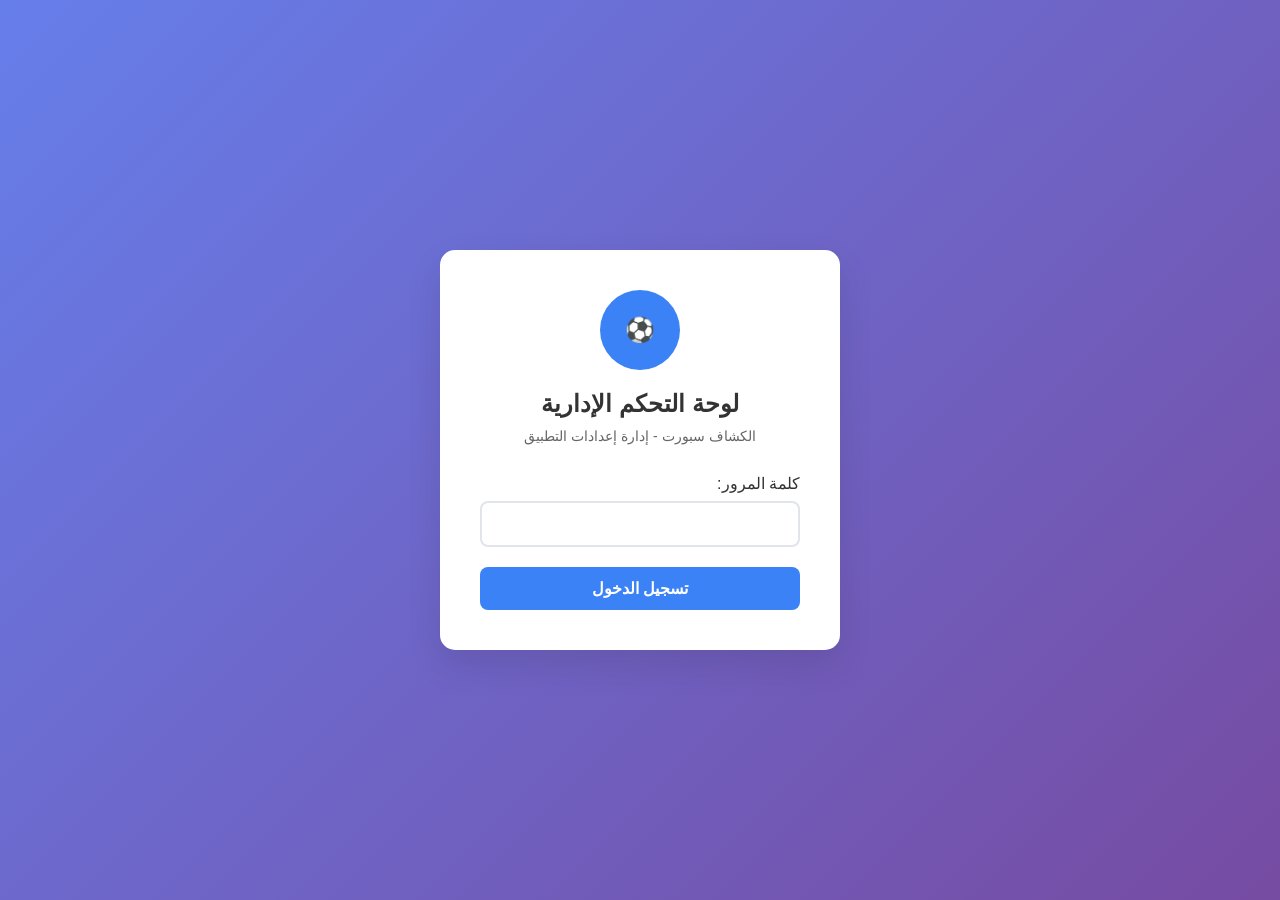
<file: admin-dashboard.html>
<!DOCTYPE html>
<html lang="ar" dir="rtl">
<head>
    <meta charset="UTF-8">
    <meta name="viewport" content="width=device-width, initial-scale=1.0">
    <title>لوحة التحكم الإدارية - الكشاف سبورت</title>
    <style>
        * {
            margin: 0;
            padding: 0;
            box-sizing: border-box;
        }
        
        body {
            font-family: 'Segoe UI', Tahoma, Geneva, Verdana, sans-serif;
            background: #f8fafc;
            direction: rtl;
            min-height: 100vh;
        }
        
        .header {
            background: linear-gradient(135deg, #3b82f6, #1d4ed8);
            color: white;
            padding: 20px;
            display: flex;
            justify-content: space-between;
            align-items: center;
            box-shadow: 0 2px 10px rgba(0,0,0,0.1);
        }
        
        .header h1 {
            display: flex;
            align-items: center;
            gap: 10px;
        }
        
        .logout-btn {
            background: rgba(255,255,255,0.2);
            color: white;
            border: none;
            padding: 10px 20px;
            border-radius: 8px;
            cursor: pointer;
            transition: background-color 0.3s;
        }
        
        .logout-btn:hover {
            background: rgba(255,255,255,0.3);
        }
        
        .container {
            max-width: 1200px;
            margin: 0 auto;
            padding: 30px 20px;
        }
        
        .tabs {
            display: flex;
            gap: 10px;
            margin-bottom: 30px;
        }
        
        .tab {
            padding: 12px 24px;
            background: white;
            border: 2px solid #e5e7eb;
            border-radius: 8px;
            cursor: pointer;
            transition: all 0.3s;
            font-weight: 500;
        }
        
        .tab.active {
            background: #3b82f6;
            color: white;
            border-color: #3b82f6;
        }
        
        .tab-content {
            display: none;
        }
        
        .tab-content.active {
            display: block;
        }
        
        .card {
            background: white;
            border-radius: 12px;
            padding: 25px;
            box-shadow: 0 4px 6px rgba(0,0,0,0.05);
            margin-bottom: 20px;
        }
        
        .card h2 {
            color: #1f2937;
            margin-bottom: 20px;
            display: flex;
            align-items: center;
            gap: 10px;
        }
        
        .iban-list {
            display: grid;
            gap: 15px;
        }
        
        .iban-item {
            border: 2px solid #e5e7eb;
            border-radius: 10px;
            padding: 20px;
            position: relative;
            transition: border-color 0.3s;
        }
        
        .iban-item:hover {
            border-color: #3b82f6;
        }
        
        .iban-header {
            display: flex;
            justify-content: space-between;
            align-items: center;
            margin-bottom: 15px;
        }
        
        .bank-name {
            font-size: 18px;
            font-weight: 600;
            color: #1f2937;
            display: flex;
            align-items: center;
            gap: 10px;
        }
        
        .delete-btn {
            background: #dc2626;
            color: white;
            border: none;
            padding: 8px 12px;
            border-radius: 6px;
            cursor: pointer;
            font-size: 12px;
            transition: background-color 0.3s;
        }
        
        .delete-btn:hover {
            background: #b91c1c;
        }
        
        .iban-details {
            display: grid;
            grid-template-columns: 1fr 1fr;
            gap: 15px;
        }
        
        .detail-item {
            display: flex;
            flex-direction: column;
            gap: 5px;
        }
        
        .detail-label {
            font-size: 12px;
            color: #6b7280;
            font-weight: 500;
        }
        
        .detail-value {
            font-size: 14px;
            color: #1f2937;
            font-weight: 600;
            font-family: monospace;
        }
        
        .add-iban-btn {
            background: #3b82f6;
            color: white;
            border: none;
            padding: 12px 24px;
            border-radius: 8px;
            cursor: pointer;
            font-size: 16px;
            font-weight: 600;
            margin-bottom: 20px;
            transition: background-color 0.3s;
        }
        
        .add-iban-btn:hover {
            background: #2563eb;
        }
        
        .form-overlay {
            position: fixed;
            top: 0;
            left: 0;
            right: 0;
            bottom: 0;
            background: rgba(0,0,0,0.5);
            display: none;
            align-items: center;
            justify-content: center;
            z-index: 1000;
        }
        
        .form-modal {
            background: white;
            padding: 30px;
            border-radius: 15px;
            width: 90%;
            max-width: 500px;
            max-height: 90vh;
            overflow-y: auto;
        }
        
        .form-group {
            margin-bottom: 20px;
        }
        
        .form-group label {
            display: block;
            margin-bottom: 8px;
            color: #374151;
            font-weight: 500;
        }
        
        .form-group input {
            width: 100%;
            padding: 12px 15px;
            border: 2px solid #e5e7eb;
            border-radius: 8px;
            font-size: 16px;
            transition: border-color 0.3s;
        }
        
        .form-group input:focus {
            outline: none;
            border-color: #3b82f6;
        }
        
        .form-actions {
            display: flex;
            gap: 10px;
            justify-content: flex-end;
        }
        
        .btn {
            padding: 12px 24px;
            border: none;
            border-radius: 8px;
            cursor: pointer;
            font-size: 16px;
            font-weight: 600;
            transition: all 0.3s;
        }
        
        .btn-primary {
            background: #16a34a;
            color: white;
        }
        
        .btn-primary:hover {
            background: #15803d;
        }
        
        .btn-secondary {
            background: #6b7280;
            color: white;
        }
        
        .btn-secondary:hover {
            background: #4b5563;
        }
        
        .empty-state {
            text-align: center;
            padding: 40px;
            color: #6b7280;
        }
        
        .empty-state svg {
            width: 64px;
            height: 64px;
            margin: 0 auto 20px;
            opacity: 0.5;
        }
        
        @media (max-width: 768px) {
            .iban-details {
                grid-template-columns: 1fr;
            }
            
            .tabs {
                flex-direction: column;
            }
        }
    </style>
</head>
<body>
    <div class="header">
        <h1>
            🛡️ لوحة التحكم الإدارية
            <span style="font-size: 14px; opacity: 0.8;">إدارة إعدادات التطبيق</span>
        </h1>
        <button class="logout-btn" onclick="logout()">تسجيل خروج</button>
    </div>

    <div class="container">
        <div class="tabs">
            <div class="tab active" onclick="switchTab('iban')">إدارة الآيبان البنكي</div>
            <div class="tab" onclick="switchTab('settings')">الإعدادات العامة</div>
        </div>

        <!-- تبويب إدارة الآيبان -->
        <div id="iban-tab" class="tab-content active">
            <div class="card">
                <h2>🏦 الآيبانات البنكية</h2>
                
                <button class="add-iban-btn" onclick="showAddIbanForm()">
                    ➕ إضافة آيبان جديد
                </button>
                
                <div id="iban-list" class="iban-list">
                    <!-- سيتم ملء الآيبانات هنا بواسطة JavaScript -->
                </div>
            </div>
        </div>

        <!-- تبويب الإعدادات -->
        <div id="settings-tab" class="tab-content">
            <div class="card">
                <h2>⚙️ الإعدادات العامة</h2>
                <p>إعدادات النظام والتطبيق</p>
            </div>
        </div>
    </div>

    <!-- نموذج إضافة آيبان -->
    <div id="add-iban-overlay" class="form-overlay">
        <div class="form-modal">
            <h3 style="margin-bottom: 20px; color: #1f2937;">إضافة آيبان جديد</h3>
            <p style="margin-bottom: 20px; color: #6b7280; font-size: 14px;">أدخل تفاصيل الحساب البنكي الجديد</p>
            
            <form id="add-iban-form">
                <div class="form-group">
                    <label>رقم الآيبان</label>
                    <input type="text" id="iban" name="iban" placeholder="SA0380000000608010167519" required>
                </div>
                
                <div class="form-group">
                    <label>اسم البنك</label>
                    <input type="text" id="bankName" name="bankName" placeholder="البنك الأهلي السعودي" required>
                </div>
                
                <div class="form-group">
                    <label>اسم صاحب الحساب</label>
                    <input type="text" id="accountName" name="accountName" placeholder="شركة الكشاف سبورت" required>
                </div>
                
                <div class="form-group">
                    <label>رقم الحساب</label>
                    <input type="text" id="accountNumber" name="accountNumber" placeholder="608010167519" required>
                </div>
                
                <div class="form-actions">
                    <button type="button" class="btn btn-secondary" onclick="hideAddIbanForm()">إلغاء</button>
                    <button type="submit" class="btn btn-primary">حفظ</button>
                </div>
            </form>
        </div>
    </div>

    <script>
        // التحقق من المصادقة
        function checkAuth() {
            const isAuthenticated = localStorage.getItem('admin_authenticated') === 'true';
            const loginTime = localStorage.getItem('admin_login_time');
            
            if (!isAuthenticated || !loginTime) {
                window.location.href = 'admin-login.html';
                return false;
            }
            
            const timeDiff = (Date.now() - parseInt(loginTime)) / (1000 * 60 * 60);
            if (timeDiff >= 24) {
                localStorage.removeItem('admin_authenticated');
                localStorage.removeItem('admin_login_time');
                window.location.href = 'admin-login.html';
                return false;
            }
            
            return true;
        }

        // تسجيل الخروج
        function logout() {
            localStorage.removeItem('admin_authenticated');
            localStorage.removeItem('admin_login_time');
            window.location.href = 'admin-login.html';
        }

        // تبديل التبويبات
        function switchTab(tabName) {
            // إخفاء جميع التبويبات
            document.querySelectorAll('.tab-content').forEach(tab => {
                tab.classList.remove('active');
            });
            document.querySelectorAll('.tab').forEach(tab => {
                tab.classList.remove('active');
            });
            
            // إظهار التبويب المحدد
            document.getElementById(tabName + '-tab').classList.add('active');
            event.target.classList.add('active');
        }

        // إدارة الآيبانات
        function loadIbans() {
            const ibans = JSON.parse(localStorage.getItem('admin_ibans') || '[]');
            const ibanList = document.getElementById('iban-list');
            
            if (ibans.length === 0) {
                ibanList.innerHTML = `
                    <div class="empty-state">
                        <svg fill="none" stroke="currentColor" viewBox="0 0 24 24">
                            <path stroke-linecap="round" stroke-linejoin="round" stroke-width="2" d="M3 10h18M7 15h1m4 0h1m-7 4h12a3 3 0 003-3V8a3 3 0 00-3-3H6a3 3 0 00-3 3v8a3 3 0 003 3z"></path>
                        </svg>
                        <h3>لا توجد آيبانات مسجلة</h3>
                        <p>قم بإضافة آيبان جديد للبدء</p>
                    </div>
                `;
                return;
            }
            
            ibanList.innerHTML = ibans.map(iban => `
                <div class="iban-item">
                    <div class="iban-header">
                        <div class="bank-name">
                            🏦 ${iban.bankName}
                        </div>
                        <button class="delete-btn" onclick="deleteIban(${iban.id})">🗑️ حذف</button>
                    </div>
                    <div class="iban-details">
                        <div class="detail-item">
                            <div class="detail-label">الآيبان</div>
                            <div class="detail-value">${iban.iban}</div>
                        </div>
                        <div class="detail-item">
                            <div class="detail-label">صاحب الحساب</div>
                            <div class="detail-value">${iban.accountName}</div>
                        </div>
                        <div class="detail-item">
                            <div class="detail-label">رقم الحساب</div>
                            <div class="detail-value">${iban.accountNumber}</div>
                        </div>
                    </div>
                </div>
            `).join('');
        }

        function showAddIbanForm() {
            document.getElementById('add-iban-overlay').style.display = 'flex';
        }

        function hideAddIbanForm() {
            document.getElementById('add-iban-overlay').style.display = 'none';
            document.getElementById('add-iban-form').reset();
        }

        function addIban(ibanData) {
            const ibans = JSON.parse(localStorage.getItem('admin_ibans') || '[]');
            const newIban = {
                id: Date.now(),
                ...ibanData
            };
            ibans.push(newIban);
            localStorage.setItem('admin_ibans', JSON.stringify(ibans));
            loadIbans();
            hideAddIbanForm();
        }

        function deleteIban(id) {
            if (confirm('هل أنت متأكد من حذف هذا الآيبان؟')) {
                const ibans = JSON.parse(localStorage.getItem('admin_ibans') || '[]');
                const filteredIbans = ibans.filter(iban => iban.id !== id);
                localStorage.setItem('admin_ibans', JSON.stringify(filteredIbans));
                loadIbans();
            }
        }

        // معالج نموذج إضافة الآيبان
        document.getElementById('add-iban-form').addEventListener('submit', function(e) {
            e.preventDefault();
            
            const formData = new FormData(e.target);
            const ibanData = {
                iban: formData.get('iban'),
                bankName: formData.get('bankName'),
                accountName: formData.get('accountName'),
                accountNumber: formData.get('accountNumber')
            };
            
            addIban(ibanData);
        });

        // إغلاق النموذج عند النقر خارجه
        document.getElementById('add-iban-overlay').addEventListener('click', function(e) {
            if (e.target === this) {
                hideAddIbanForm();
            }
        });

        // تحميل البيانات عند تحميل الصفحة
        window.addEventListener('load', function() {
            if (checkAuth()) {
                loadIbans();
                
                // إضافة آيبان افتراضي إذا لم يكن موجود
                const ibans = JSON.parse(localStorage.getItem('admin_ibans') || '[]');
                if (ibans.length === 0) {
                    const defaultIban = {
                        id: 1,
                        iban: 'SA0380000000608010167519',
                        bankName: 'البنك الأهلي السعودي',
                        accountName: 'شركة الكشاف سبورت',
                        accountNumber: '608010167519'
                    };
                    localStorage.setItem('admin_ibans', JSON.stringify([defaultIban]));
                    loadIbans();
                }
            }
        });
    </script>
</body>
</html>
</file>
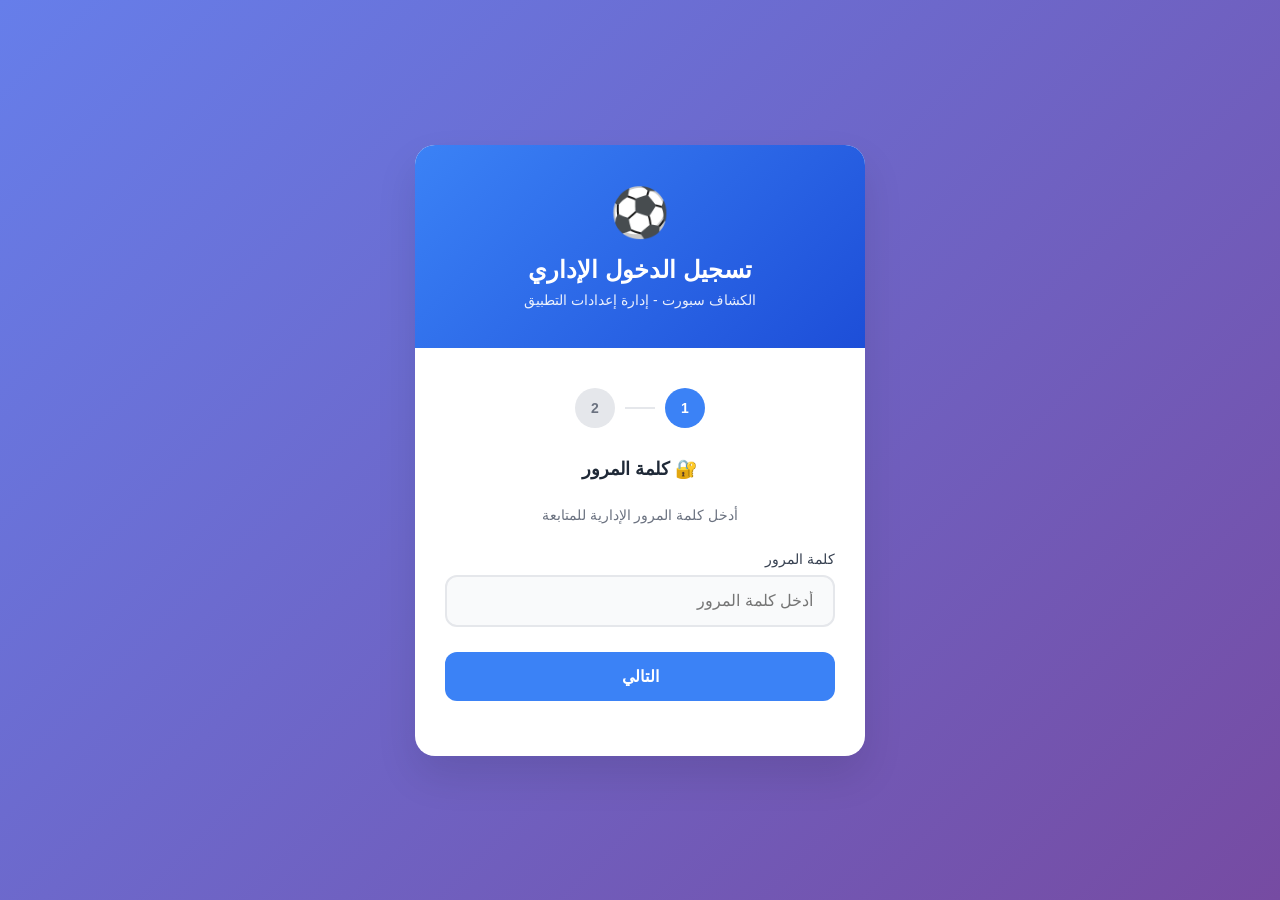
<file: admin-login-2fa.html>
<!DOCTYPE html>
<html lang="ar" dir="rtl">
<head>
    <meta charset="UTF-8">
    <meta name="viewport" content="width=device-width, initial-scale=1.0">
    <title>تسجيل الدخول الإداري - الكشاف سبورت</title>
    <style>
        * {
            margin: 0;
            padding: 0;
            box-sizing: border-box;
        }
        
        body {
            font-family: 'Segoe UI', Tahoma, Geneva, Verdana, sans-serif;
            background: linear-gradient(135deg, #667eea 0%, #764ba2 100%);
            min-height: 100vh;
            display: flex;
            align-items: center;
            justify-content: center;
            direction: rtl;
        }
        
        .login-container {
            background: white;
            border-radius: 20px;
            box-shadow: 0 20px 40px rgba(0,0,0,0.1);
            overflow: hidden;
            width: 100%;
            max-width: 450px;
            margin: 20px;
        }
        
        .login-header {
            background: linear-gradient(135deg, #3b82f6, #1d4ed8);
            color: white;
            padding: 40px 30px;
            text-align: center;
        }
        
        .logo {
            font-size: 48px;
            margin-bottom: 15px;
        }
        
        .login-header h1 {
            font-size: 24px;
            margin-bottom: 8px;
            font-weight: 600;
        }
        
        .login-header p {
            opacity: 0.9;
            font-size: 14px;
        }
        
        .login-form {
            padding: 40px 30px;
        }
        
        .step-indicator {
            display: flex;
            justify-content: center;
            margin-bottom: 30px;
            gap: 10px;
        }
        
        .step {
            width: 40px;
            height: 40px;
            border-radius: 50%;
            display: flex;
            align-items: center;
            justify-content: center;
            font-weight: 600;
            font-size: 14px;
            transition: all 0.3s;
        }
        
        .step.active {
            background: #3b82f6;
            color: white;
        }
        
        .step.completed {
            background: #10b981;
            color: white;
        }
        
        .step.inactive {
            background: #e5e7eb;
            color: #6b7280;
        }
        
        .step-connector {
            width: 30px;
            height: 2px;
            background: #e5e7eb;
            margin-top: 19px;
        }
        
        .step-connector.active {
            background: #10b981;
        }
        
        .form-step {
            display: none;
        }
        
        .form-step.active {
            display: block;
        }
        
        .form-group {
            margin-bottom: 25px;
        }
        
        .form-group label {
            display: block;
            margin-bottom: 8px;
            color: #374151;
            font-weight: 500;
            font-size: 14px;
        }
        
        .form-group input {
            width: 100%;
            padding: 15px 20px;
            border: 2px solid #e5e7eb;
            border-radius: 12px;
            font-size: 16px;
            transition: all 0.3s;
            background: #f9fafb;
        }
        
        .form-group input:focus {
            outline: none;
            border-color: #3b82f6;
            background: white;
            box-shadow: 0 0 0 3px rgba(59, 130, 246, 0.1);
        }
        
        .phone-input-group {
            display: flex;
            gap: 10px;
        }
        
        .country-code {
            width: 80px;
            text-align: center;
            font-weight: 600;
        }
        
        .phone-number {
            flex: 1;
        }
        
        .btn {
            width: 100%;
            padding: 15px;
            border: none;
            border-radius: 12px;
            font-size: 16px;
            font-weight: 600;
            cursor: pointer;
            transition: all 0.3s;
            margin-bottom: 15px;
        }
        
        .btn-primary {
            background: #3b82f6;
            color: white;
        }
        
        .btn-primary:hover {
            background: #2563eb;
            transform: translateY(-2px);
            box-shadow: 0 10px 20px rgba(59, 130, 246, 0.3);
        }
        
        .btn-primary:disabled {
            background: #9ca3af;
            cursor: not-allowed;
            transform: none;
            box-shadow: none;
        }
        
        .btn-secondary {
            background: #6b7280;
            color: white;
        }
        
        .btn-secondary:hover {
            background: #4b5563;
        }
        
        .verification-code {
            display: flex;
            gap: 10px;
            justify-content: center;
            margin-bottom: 25px;
        }
        
        .code-input {
            width: 50px;
            height: 50px;
            text-align: center;
            font-size: 20px;
            font-weight: 600;
            border: 2px solid #e5e7eb;
            border-radius: 8px;
            background: #f9fafb;
        }
        
        .code-input:focus {
            border-color: #3b82f6;
            background: white;
            box-shadow: 0 0 0 3px rgba(59, 130, 246, 0.1);
        }
        
        .resend-code {
            text-align: center;
            margin-bottom: 20px;
        }
        
        .resend-link {
            color: #3b82f6;
            text-decoration: none;
            font-size: 14px;
            cursor: pointer;
        }
        
        .resend-link:hover {
            text-decoration: underline;
        }
        
        .resend-link.disabled {
            color: #9ca3af;
            cursor: not-allowed;
        }
        
        .countdown {
            color: #6b7280;
            font-size: 14px;
        }
        
        .error-message {
            background: #fef2f2;
            color: #dc2626;
            padding: 12px 15px;
            border-radius: 8px;
            margin-bottom: 20px;
            font-size: 14px;
            border: 1px solid #fecaca;
            display: none;
        }
        
        .success-message {
            background: #f0fdf4;
            color: #16a34a;
            padding: 12px 15px;
            border-radius: 8px;
            margin-bottom: 20px;
            font-size: 14px;
            border: 1px solid #bbf7d0;
            display: none;
        }
        
        .loading {
            display: none;
            text-align: center;
            color: #6b7280;
            font-size: 14px;
            margin-bottom: 15px;
        }
        
        .loading::after {
            content: '';
            display: inline-block;
            width: 20px;
            height: 20px;
            border: 2px solid #e5e7eb;
            border-top: 2px solid #3b82f6;
            border-radius: 50%;
            animation: spin 1s linear infinite;
            margin-right: 10px;
        }
        
        @keyframes spin {
            0% { transform: rotate(0deg); }
            100% { transform: rotate(360deg); }
        }
        
        .step-title {
            text-align: center;
            margin-bottom: 25px;
            color: #1f2937;
            font-size: 18px;
            font-weight: 600;
        }
        
        .step-description {
            text-align: center;
            margin-bottom: 25px;
            color: #6b7280;
            font-size: 14px;
            line-height: 1.5;
        }
        
        @media (max-width: 480px) {
            .login-container {
                margin: 10px;
            }
            
            .login-header {
                padding: 30px 20px;
            }
            
            .login-form {
                padding: 30px 20px;
            }
            
            .verification-code {
                gap: 8px;
            }
            
            .code-input {
                width: 45px;
                height: 45px;
                font-size: 18px;
            }
        }
    </style>
</head>
<body>
    <div class="login-container">
        <div class="login-header">
            <div class="logo">⚽</div>
            <h1>تسجيل الدخول الإداري</h1>
            <p>الكشاف سبورت - إدارة إعدادات التطبيق</p>
        </div>

        <div class="login-form">
            <!-- مؤشر الخطوات -->
            <div class="step-indicator">
                <div class="step active" id="step1">1</div>
                <div class="step-connector" id="connector1"></div>
                <div class="step inactive" id="step2">2</div>
            </div>

            <!-- رسائل الخطأ والنجاح -->
            <div class="error-message" id="errorMessage"></div>
            <div class="success-message" id="successMessage"></div>
            <div class="loading" id="loadingMessage">جاري الإرسال...</div>

            <!-- الخطوة الأولى: كلمة المرور -->
            <div class="form-step active" id="passwordStep">
                <div class="step-title">🔐 كلمة المرور</div>
                <div class="step-description">أدخل كلمة المرور الإدارية للمتابعة</div>
                
                <form id="passwordForm">
                    <div class="form-group">
                        <label for="password">كلمة المرور</label>
                        <input type="password" id="password" name="password" placeholder="أدخل كلمة المرور" required>
                    </div>
                    
                    <button type="submit" class="btn btn-primary">التالي</button>
                </form>
            </div>

            <!-- الخطوة الثانية: رقم الجوال -->
            <div class="form-step" id="phoneStep">
                <div class="step-title">📱 التحقق من الجوال</div>
                <div class="step-description">أدخل رقم جوالك لإرسال كود التحقق</div>
                
                <form id="phoneForm">
                    <div class="form-group">
                        <label for="phone">رقم الجوال</label>
                        <div class="phone-input-group">
                            <input type="text" class="country-code" value="+966" readonly>
                            <input type="tel" id="phone" name="phone" class="phone-number" placeholder="5xxxxxxxx" required>
                        </div>
                    </div>
                    
                    <button type="submit" class="btn btn-primary">إرسال الكود</button>
                    <button type="button" class="btn btn-secondary" onclick="goBackToPassword()">العودة</button>
                </form>
            </div>

            <!-- الخطوة الثالثة: كود التحقق -->
            <div class="form-step" id="codeStep">
                <div class="step-title">🔢 كود التحقق</div>
                <div class="step-description">أدخل الكود المرسل إلى جوالك</div>
                
                <form id="codeForm">
                    <div class="verification-code">
                        <input type="text" class="code-input" maxlength="1" id="code1">
                        <input type="text" class="code-input" maxlength="1" id="code2">
                        <input type="text" class="code-input" maxlength="1" id="code3">
                        <input type="text" class="code-input" maxlength="1" id="code4">
                        <input type="text" class="code-input" maxlength="1" id="code5">
                        <input type="text" class="code-input" maxlength="1" id="code6">
                    </div>
                    
                    <div class="resend-code">
                        <span class="countdown" id="countdown">إعادة الإرسال خلال <span id="timer">60</span> ثانية</span>
                        <a href="#" class="resend-link disabled" id="resendLink" onclick="resendCode()">إعادة إرسال الكود</a>
                    </div>
                    
                    <button type="submit" class="btn btn-primary">تسجيل الدخول</button>
                    <button type="button" class="btn btn-secondary" onclick="goBackToPhone()">تغيير الرقم</button>
                </form>
            </div>
        </div>
    </div>

    <script>
        // متغيرات عامة
        let currentStep = 1;
        let phoneNumber = '';
        let verificationCode = '';
        let resendTimer = 60;
        let timerInterval;

        // كلمة المرور الصحيحة
        const ADMIN_PASSWORD = 'Saad@8021-1972';

        // معالج نموذج كلمة المرور
        document.getElementById('passwordForm').addEventListener('submit', function(e) {
            e.preventDefault();
            
            const password = document.getElementById('password').value;
            
            if (password === ADMIN_PASSWORD) {
                showSuccess('كلمة المرور صحيحة!');
                setTimeout(() => {
                    goToStep(2);
                }, 1000);
            } else {
                showError('كلمة المرور غير صحيحة');
            }
        });

        // معالج نموذج رقم الجوال
        document.getElementById('phoneForm').addEventListener('submit', function(e) {
            e.preventDefault();
            
            const phone = document.getElementById('phone').value;
            
            if (validatePhone(phone)) {
                phoneNumber = '+966' + phone;
                sendSMSCode(phoneNumber);
            } else {
                showError('رقم الجوال غير صحيح. يجب أن يبدأ بـ 5 ويكون 9 أرقام');
            }
        });

        // معالج نموذج كود التحقق
        document.getElementById('codeForm').addEventListener('submit', function(e) {
            e.preventDefault();
            
            const code = getVerificationCode();
            
            if (code.length === 6) {
                verifyCode(code);
            } else {
                showError('يرجى إدخال الكود كاملاً');
            }
        });

        // التحقق من صحة رقم الجوال
        function validatePhone(phone) {
            const phoneRegex = /^5[0-9]{8}$/;
            return phoneRegex.test(phone);
        }

        // إرسال كود SMS
        async function sendSMSCode(phone) {
            showLoading(true);
            hideMessages();
            
            try {
                // محاكاة إرسال SMS - في التطبيق الحقيقي ستستخدم API
                verificationCode = generateRandomCode();
                
                // محاكاة تأخير الشبكة
                await new Promise(resolve => setTimeout(resolve, 2000));
                
                // في التطبيق الحقيقي، ستستدعي API لإرسال SMS
                // const response = await sendSMSAPI(phone, verificationCode);
                
                showLoading(false);
                showSuccess(`تم إرسال كود التحقق إلى ${phone}`);
                
                // عرض الكود للاختبار (احذف هذا في الإنتاج)
                console.log('كود التحقق:', verificationCode);
                alert(`كود التحقق للاختبار: ${verificationCode}`);
                
                setTimeout(() => {
                    goToStep(3);
                    startResendTimer();
                }, 1500);
                
            } catch (error) {
                showLoading(false);
                showError('فشل في إرسال الكود. يرجى المحاولة مرة أخرى');
            }
        }

        // التحقق من الكود
        function verifyCode(code) {
            if (code === verificationCode) {
                showSuccess('تم التحقق بنجاح! جاري تسجيل الدخول...');
                
                // حفظ حالة المصادقة
                localStorage.setItem('admin_authenticated', 'true');
                localStorage.setItem('admin_login_time', Date.now().toString());
                localStorage.setItem('admin_phone', phoneNumber);
                
                setTimeout(() => {
                    window.location.href = 'admin-dashboard.html';
                }, 1500);
            } else {
                showError('كود التحقق غير صحيح');
                clearCodeInputs();
            }
        }

        // توليد كود عشوائي
        function generateRandomCode() {
            return Math.floor(100000 + Math.random() * 900000).toString();
        }

        // الحصول على كود التحقق من الحقول
        function getVerificationCode() {
            let code = '';
            for (let i = 1; i <= 6; i++) {
                code += document.getElementById(`code${i}`).value;
            }
            return code;
        }

        // مسح حقول الكود
        function clearCodeInputs() {
            for (let i = 1; i <= 6; i++) {
                document.getElementById(`code${i}`).value = '';
            }
            document.getElementById('code1').focus();
        }

        // الانتقال بين الخطوات
        function goToStep(step) {
            // إخفاء جميع الخطوات
            document.querySelectorAll('.form-step').forEach(s => s.classList.remove('active'));
            
            // إظهار الخطوة المطلوبة
            if (step === 1) {
                document.getElementById('passwordStep').classList.add('active');
                updateStepIndicator(1);
            } else if (step === 2) {
                document.getElementById('phoneStep').classList.add('active');
                updateStepIndicator(2);
            } else if (step === 3) {
                document.getElementById('codeStep').classList.add('active');
                updateStepIndicator(2);
                document.getElementById('code1').focus();
            }
            
            currentStep = step;
            hideMessages();
        }

        // تحديث مؤشر الخطوات
        function updateStepIndicator(activeStep) {
            const step1 = document.getElementById('step1');
            const step2 = document.getElementById('step2');
            const connector = document.getElementById('connector1');
            
            if (activeStep === 1) {
                step1.className = 'step active';
                step2.className = 'step inactive';
                connector.className = 'step-connector';
            } else if (activeStep === 2) {
                step1.className = 'step completed';
                step2.className = 'step active';
                connector.className = 'step-connector active';
            }
        }

        // العودة إلى كلمة المرور
        function goBackToPassword() {
            goToStep(1);
            document.getElementById('password').value = '';
        }

        // العودة إلى رقم الجوال
        function goBackToPhone() {
            goToStep(2);
            clearInterval(timerInterval);
        }

        // إعادة إرسال الكود
        function resendCode() {
            if (document.getElementById('resendLink').classList.contains('disabled')) {
                return;
            }
            
            sendSMSCode(phoneNumber);
            startResendTimer();
        }

        // بدء مؤقت إعادة الإرسال
        function startResendTimer() {
            resendTimer = 60;
            const resendLink = document.getElementById('resendLink');
            const countdown = document.getElementById('countdown');
            const timer = document.getElementById('timer');
            
            resendLink.classList.add('disabled');
            countdown.style.display = 'inline';
            
            timerInterval = setInterval(() => {
                resendTimer--;
                timer.textContent = resendTimer;
                
                if (resendTimer <= 0) {
                    clearInterval(timerInterval);
                    resendLink.classList.remove('disabled');
                    countdown.style.display = 'none';
                }
            }, 1000);
        }

        // عرض رسالة خطأ
        function showError(message) {
            const errorDiv = document.getElementById('errorMessage');
            errorDiv.textContent = message;
            errorDiv.style.display = 'block';
            
            setTimeout(() => {
                errorDiv.style.display = 'none';
            }, 5000);
        }

        // عرض رسالة نجاح
        function showSuccess(message) {
            const successDiv = document.getElementById('successMessage');
            successDiv.textContent = message;
            successDiv.style.display = 'block';
            
            setTimeout(() => {
                successDiv.style.display = 'none';
            }, 3000);
        }

        // إخفاء الرسائل
        function hideMessages() {
            document.getElementById('errorMessage').style.display = 'none';
            document.getElementById('successMessage').style.display = 'none';
        }

        // عرض/إخفاء رسالة التحميل
        function showLoading(show) {
            document.getElementById('loadingMessage').style.display = show ? 'block' : 'none';
        }

        // التنقل التلقائي بين حقول الكود
        document.querySelectorAll('.code-input').forEach((input, index) => {
            input.addEventListener('input', function() {
                if (this.value.length === 1 && index < 5) {
                    document.getElementById(`code${index + 2}`).focus();
                }
            });
            
            input.addEventListener('keydown', function(e) {
                if (e.key === 'Backspace' && this.value === '' && index > 0) {
                    document.getElementById(`code${index}`).focus();
                }
            });
        });

        // التحقق من المصادقة عند تحميل الصفحة
        window.addEventListener('load', function() {
            const isAuthenticated = localStorage.getItem('admin_authenticated') === 'true';
            const loginTime = localStorage.getItem('admin_login_time');
            
            if (isAuthenticated && loginTime) {
                const timeDiff = (Date.now() - parseInt(loginTime)) / (1000 * 60 * 60);
                if (timeDiff < 24) {
                    window.location.href = 'admin-dashboard.html';
                }
            }
        });
    </script>
</body>
</html>
</file>
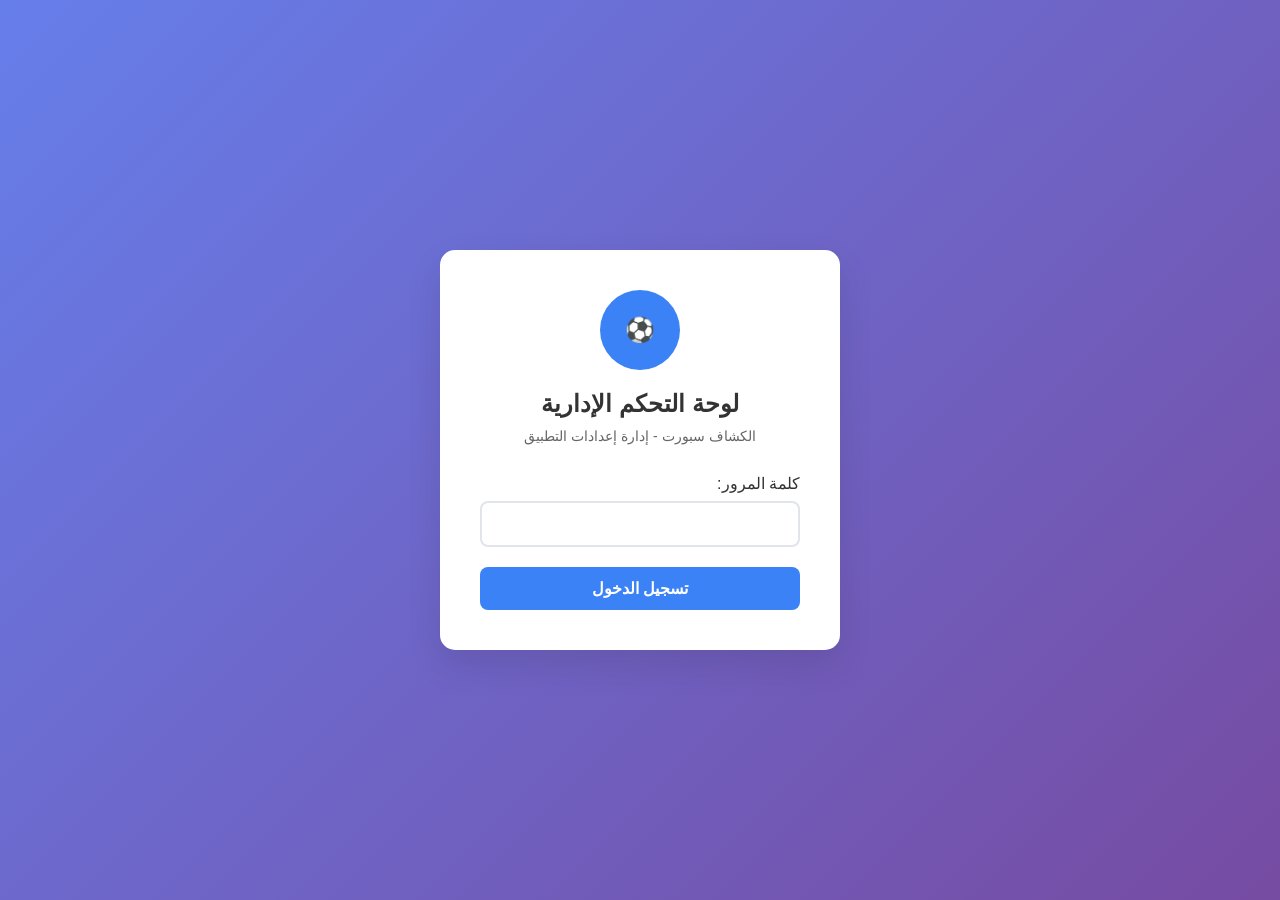
<file: admin-login.html>
<!DOCTYPE html>
<html lang="ar" dir="rtl">
<head>
    <meta charset="UTF-8">
    <meta name="viewport" content="width=device-width, initial-scale=1.0">
    <title>تسجيل الدخول الإداري - الكشاف سبورت</title>
    <style>
        * {
            margin: 0;
            padding: 0;
            box-sizing: border-box;
        }
        
        body {
            font-family: 'Segoe UI', Tahoma, Geneva, Verdana, sans-serif;
            background: linear-gradient(135deg, #667eea 0%, #764ba2 100%);
            min-height: 100vh;
            display: flex;
            align-items: center;
            justify-content: center;
            direction: rtl;
        }
        
        .login-container {
            background: white;
            padding: 40px;
            border-radius: 15px;
            box-shadow: 0 15px 35px rgba(0, 0, 0, 0.1);
            width: 100%;
            max-width: 400px;
            text-align: center;
        }
        
        .logo {
            width: 80px;
            height: 80px;
            margin: 0 auto 20px;
            background: #3b82f6;
            border-radius: 50%;
            display: flex;
            align-items: center;
            justify-content: center;
            color: white;
            font-size: 24px;
            font-weight: bold;
        }
        
        h1 {
            color: #333;
            margin-bottom: 10px;
            font-size: 24px;
        }
        
        .subtitle {
            color: #666;
            margin-bottom: 30px;
            font-size: 14px;
        }
        
        .form-group {
            margin-bottom: 20px;
            text-align: right;
        }
        
        label {
            display: block;
            margin-bottom: 8px;
            color: #333;
            font-weight: 500;
        }
        
        input[type="password"] {
            width: 100%;
            padding: 12px 15px;
            border: 2px solid #e1e5e9;
            border-radius: 8px;
            font-size: 16px;
            transition: border-color 0.3s;
            direction: ltr;
            text-align: left;
        }
        
        input[type="password"]:focus {
            outline: none;
            border-color: #3b82f6;
        }
        
        .login-btn {
            width: 100%;
            padding: 12px;
            background: #3b82f6;
            color: white;
            border: none;
            border-radius: 8px;
            font-size: 16px;
            font-weight: 600;
            cursor: pointer;
            transition: background-color 0.3s;
        }
        
        .login-btn:hover {
            background: #2563eb;
        }
        
        .error-message {
            color: #dc2626;
            margin-top: 15px;
            font-size: 14px;
            display: none;
        }
        
        .success-message {
            color: #16a34a;
            margin-top: 15px;
            font-size: 14px;
            display: none;
        }
    </style>
</head>
<body>
    <div class="login-container">
        <div class="logo">⚽</div>
        <h1>لوحة التحكم الإدارية</h1>
        <p class="subtitle">الكشاف سبورت - إدارة إعدادات التطبيق</p>
        
        <form id="adminLoginForm">
            <div class="form-group">
                <label for="password">كلمة المرور:</label>
                <input type="password" id="password" name="password" required>
            </div>
            
            <button type="submit" class="login-btn">تسجيل الدخول</button>
            
            <div id="errorMessage" class="error-message">
                كلمة المرور غير صحيحة. يرجى المحاولة مرة أخرى.
            </div>
            
            <div id="successMessage" class="success-message">
                تم تسجيل الدخول بنجاح! جاري التحويل...
            </div>
        </form>
    </div>

    <script>
        const ADMIN_PASSWORD = 'Saad@8021-1972';
        
        document.getElementById('adminLoginForm').addEventListener('submit', function(e) {
            e.preventDefault();
            
            const password = document.getElementById('password').value;
            const errorMessage = document.getElementById('errorMessage');
            const successMessage = document.getElementById('successMessage');
            
            // إخفاء الرسائل السابقة
            errorMessage.style.display = 'none';
            successMessage.style.display = 'none';
            
            if (password === ADMIN_PASSWORD) {
                // حفظ حالة تسجيل الدخول
                localStorage.setItem('admin_authenticated', 'true');
                localStorage.setItem('admin_login_time', Date.now().toString());
                
                // عرض رسالة النجاح
                successMessage.style.display = 'block';
                
                // التحويل إلى لوحة التحكم
                setTimeout(() => {
                    window.location.href = 'admin-dashboard.html';
                }, 1500);
            } else {
                // عرض رسالة الخطأ
                errorMessage.style.display = 'block';
                document.getElementById('password').value = '';
                document.getElementById('password').focus();
            }
        });
        
        // التحقق من تسجيل الدخول السابق
        window.addEventListener('load', function() {
            const isAuthenticated = localStorage.getItem('admin_authenticated') === 'true';
            const loginTime = localStorage.getItem('admin_login_time');
            
            if (isAuthenticated && loginTime) {
                const timeDiff = (Date.now() - parseInt(loginTime)) / (1000 * 60 * 60); // بالساعات
                
                if (timeDiff < 24) {
                    // لا يزال مسجل الدخول
                    window.location.href = 'admin-dashboard.html';
                } else {
                    // انتهت صلاحية الجلسة
                    localStorage.removeItem('admin_authenticated');
                    localStorage.removeItem('admin_login_time');
                }
            }
        });
    </script>
</body>
</html>
</file>
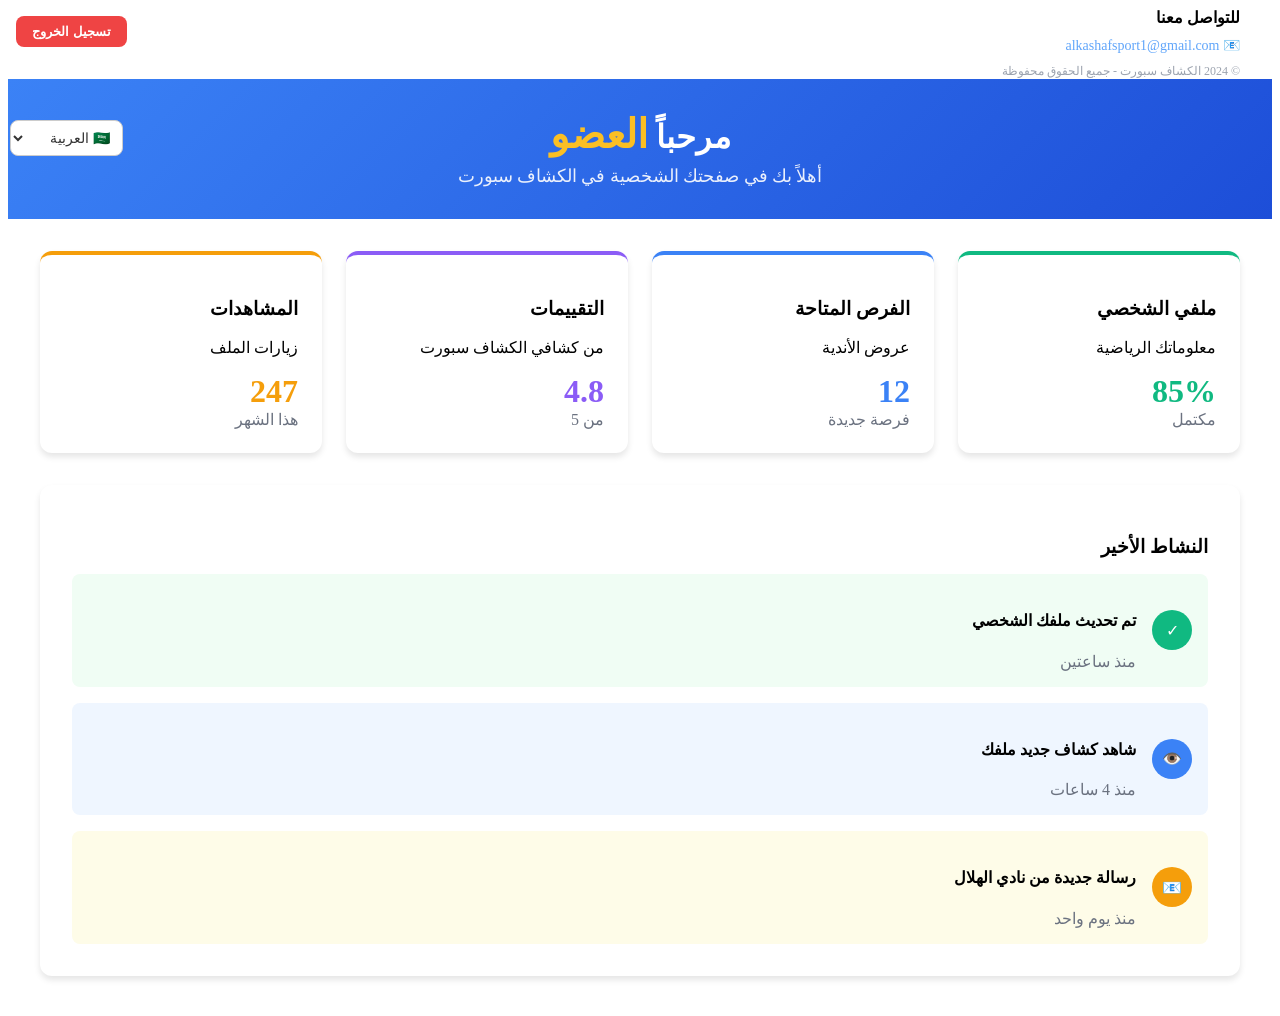
<file: member.html>
<!doctype html>
<html lang="ar" dir="rtl">
  <head>
    <meta charset="UTF-8" />
    <link rel="icon" type="image/png" href="alkashaf_sports_logo.png" />
    <meta name="viewport" content="width=device-width, initial-scale=1.0" />
    <title>صفحة العضو - الكشاف سبورت</title>
    <link rel="stylesheet" crossorigin href="assets/index-Cb2rYqP    </div>
    
    <!-- Footer للتواصل -->
    <footer style="background: #1f2937; color: white; text-align: center; padding: 20px 0; margin-top: 50px;">
        <div style="max-width: 1200px; margin: 0 auto; padding: 0 20px;">
            <p style="margin: 0 0 10px 0; font-size: 16px; font-weight: 600;" data-translate="contact_us">للتواصل معنا</p>
            <p style="margin: 0; font-size: 14px;">
                <a href="mailto:alkashafsport1@gmail.com" style="color: #60a5fa; text-decoration: none;">
                    📧 alkashafsport1@gmail.com
                </a>
            </p>
            <p style="margin: 10px 0 0 0; font-size: 12px; color: #9ca3af;" data-translate="footer_text">
                © 2024 الكشاف سبورت - جميع الحقوق محفوظة
            </p>
        </div>
    </footer>

    <script src="translations.js"></script> <style>
      .member-header {
        background: linear-gradient(135deg, #3b82f6 0%, #1d4ed8 100%);
        color: white;
        padding: 2rem 0;
        text-align: center;
      }
      .welcome-text {
        font-size: 2rem;
        font-weight: bold;
        margin-bottom: 0.5rem;
      }
      .member-name {
        color: #fbbf24;
        font-size: 2.5rem;
      }
      .subtitle {
        opacity: 0.9;
        font-size: 1.1rem;
      }
      .dashboard-container {
        max-width: 1200px;
        margin: 0 auto;
        padding: 2rem;
      }
      .stats-grid {
        display: grid;
        grid-template-columns: repeat(auto-fit, minmax(250px, 1fr));
        gap: 1.5rem;
        margin-bottom: 2rem;
      }
      .stat-card {
        background: white;
        border-radius: 12px;
        padding: 1.5rem;
        box-shadow: 0 4px 6px rgba(0, 0, 0, 0.1);
        border-top: 4px solid;
      }
      .stat-card.green { border-top-color: #10b981; }
      .stat-card.blue { border-top-color: #3b82f6; }
      .stat-card.purple { border-top-color: #8b5cf6; }
      .stat-card.orange { border-top-color: #f59e0b; }
      .logout-btn {
        position: absolute;
        top: 1rem;
        left: 1rem;
        background: #ef4444;
        color: white;
        border: none;
        padding: 0.5rem 1rem;
        border-radius: 8px;
        cursor: pointer;
        font-weight: bold;
      }
      .logout-btn:hover {
        background: #dc2626;
      }
    </style>
  </head>
  <body>
    <button class="logout-btn" onclick="logout()" data-translate="logout">تسجيل الخروج</button>
    
    <div class="member-header">
      <div class="welcome-text"><span data-translate="welcome_member">مرحباً</span> <span class="member-name" id="memberName">العضو</span></div>
      <div class="subtitle" data-translate="member_subtitle">أهلاً بك في صفحتك الشخصية في الكشاف سبورت</div>
    </div>

    <div class="dashboard-container">
      <div class="stats-grid">
        <div class="stat-card green">
          <h3 data-translate="my_profile">ملفي الشخصي</h3>
          <p data-translate="sports_info">معلوماتك الرياضية</p>
          <div style="font-size: 2rem; font-weight: bold; color: #10b981;">85%</div>
          <div style="color: #6b7280;" data-translate="completed">مكتمل</div>
        </div>

        <div class="stat-card blue">
          <h3 data-translate="available_opportunities">الفرص المتاحة</h3>
          <p data-translate="club_offers">عروض الأندية</p>
          <div style="font-size: 2rem; font-weight: bold; color: #3b82f6;">12</div>
          <div style="color: #6b7280;" data-translate="new_opportunity">فرصة جديدة</div>
        </div>

        <div class="stat-card purple">
          <h3 data-translate="ratings">التقييمات</h3>
          <p data-translate="from_scouts">من كشافي الكشاف سبورت</p>
          <div style="font-size: 2rem; font-weight: bold; color: #8b5cf6;">4.8</div>
          <div style="color: #6b7280;" data-translate="out_of_5">من 5</div>
        </div>

        <div class="stat-card orange">
          <h3 data-translate="views">المشاهدات</h3>
          <p data-translate="profile_visits">زيارات الملف</p>
          <div style="font-size: 2rem; font-weight: bold; color: #f59e0b;">247</div>
          <div style="color: #6b7280;" data-translate="this_month">هذا الشهر</div>
        </div>
      </div>

      <div style="background: white; border-radius: 12px; padding: 2rem; box-shadow: 0 4px 6px rgba(0, 0, 0, 0.1);">
        <h3 style="margin-bottom: 1rem;" data-translate="recent_activity">النشاط الأخير</h3>
        <div style="space-y: 1rem;">
          <div style="display: flex; align-items: center; gap: 1rem; padding: 1rem; background: #f0fdf4; border-radius: 8px; margin-bottom: 1rem;">
            <div style="background: #10b981; color: white; width: 40px; height: 40px; border-radius: 50%; display: flex; align-items: center; justify-content: center;">✓</div>
            <div>
              <h4 data-translate="profile_updated">تم تحديث ملفك الشخصي</h4>
              <p style="color: #6b7280; margin: 0;" data-translate="two_hours_ago">منذ ساعتين</p>
            </div>
          </div>
          
          <div style="display: flex; align-items: center; gap: 1rem; padding: 1rem; background: #eff6ff; border-radius: 8px; margin-bottom: 1rem;">
            <div style="background: #3b82f6; color: white; width: 40px; height: 40px; border-radius: 50%; display: flex; align-items: center; justify-content: center;">👁️</div>
            <div>
              <h4 data-translate="scout_viewed">شاهد كشاف جديد ملفك</h4>
              <p style="color: #6b7280; margin: 0;" data-translate="four_hours_ago">منذ 4 ساعات</p>
            </div>
          </div>
          
          <div style="display: flex; align-items: center; gap: 1rem; padding: 1rem; background: #fefce8; border-radius: 8px;">
            <div style="background: #f59e0b; color: white; width: 40px; height: 40px; border-radius: 50%; display: flex; align-items: center; justify-content: center;">📧</div>
            <div>
              <h4 data-translate="new_message">رسالة جديدة من نادي الهلال</h4>
              <p style="color: #6b7280; margin: 0;" data-translate="one_day_ago">منذ يوم واحد</p>
            </div>
          </div>
        </div>
      </div>
    </div>

    <script>
      // Get member name from URL parameter or localStorage
      function getMemberName() {
        const urlParams = new URLSearchParams(window.location.search);
        const name = urlParams.get('name') || localStorage.getItem('memberName') || 'العضو';
        return name;
      }

      // Set member name in the page
      document.getElementById('memberName').textContent = getMemberName();

      // Logout function
      function logout() {
        localStorage.removeItem('memberName');
        window.location.href = 'index.html';
      }

      // Store member name if provided in URL
      const urlParams = new URLSearchParams(window.location.search);
      if (urlParams.get('name')) {
        localStorage.setItem('memberName', urlParams.get('name'));
      }
    </script>
  </body>
</html>
</file>
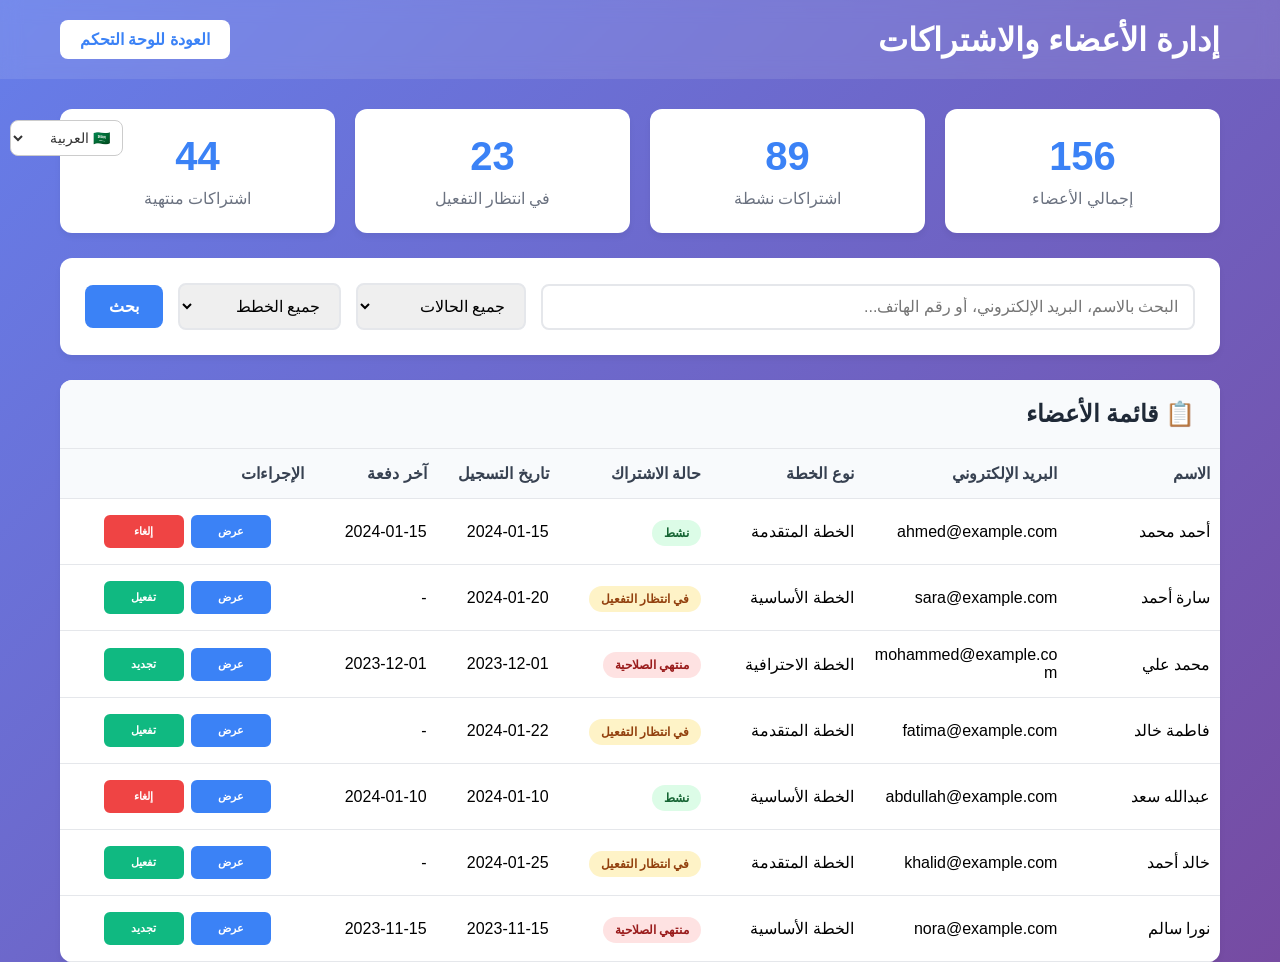
<file: members-management.html>
<!DOCTYPE html>
<html lang="ar" dir="rtl">
<head>
    <meta charset="UTF-8">
    <meta name="viewport" content="width=device-width, initial-scale=1.0">
    <title>إدارة الأعضاء - الكشاف سبورت</title>
    <style>
        * {
            margin: 0;
            padding: 0;
            box-sizing: border-box;
        }
        
        body {
            font-family: 'Segoe UI', Tahoma, Geneva, Verdana, sans-serif;
            background: linear-gradient(135deg, #667eea 0%, #764ba2 100%);
            min-height: 100vh;
            direction: rtl;
        }
        
        .header {
            background: rgba(255,255,255,0.1);
            backdrop-filter: blur(10px);
            padding: 20px 0;
            margin-bottom: 30px;
        }
        
        .header-content {
            max-width: 1200px;
            margin: 0 auto;
            padding: 0 20px;
            display: flex;
            justify-content: space-between;
            align-items: center;
        }
        
        .header h1 {
            color: white;
            font-size: 2rem;
        }
        
        .back-btn {
            background: white;
            color: #3b82f6;
            border: none;
            padding: 10px 20px;
            border-radius: 8px;
            text-decoration: none;
            font-weight: bold;
            transition: all 0.3s;
        }
        
        .back-btn:hover {
            background: #f3f4f6;
        }
        
        .container {
            max-width: 1200px;
            margin: 0 auto;
            padding: 0 20px;
        }
        
        .search-section {
            background: white;
            border-radius: 12px;
            padding: 25px;
            margin-bottom: 25px;
            box-shadow: 0 4px 6px rgba(0,0,0,0.05);
        }
        
        .search-bar {
            display: flex;
            gap: 15px;
            align-items: center;
            flex-wrap: wrap;
        }
        
        .search-input {
            flex: 1;
            min-width: 250px;
            padding: 12px 15px;
            border: 2px solid #e5e7eb;
            border-radius: 8px;
            font-size: 16px;
        }
        
        .filter-select {
            padding: 12px 15px;
            border: 2px solid #e5e7eb;
            border-radius: 8px;
            font-size: 16px;
            min-width: 150px;
        }
        
        .search-btn {
            background: #3b82f6;
            color: white;
            border: none;
            padding: 12px 24px;
            border-radius: 8px;
            cursor: pointer;
            font-size: 16px;
            font-weight: 600;
        }
        
        .members-table {
            background: white;
            border-radius: 12px;
            overflow: hidden;
            box-shadow: 0 4px 6px rgba(0,0,0,0.05);
        }
        
        .table-header {
            background: #f8fafc;
            padding: 20px 25px;
            border-bottom: 1px solid #e5e7eb;
        }
        
        .table-header h2 {
            color: #1f2937;
            display: flex;
            align-items: center;
            gap: 10px;
        }
        
        table {
            width: 100%;
            border-collapse: collapse;
            table-layout: fixed;
        }
        
        th, td {
            padding: 15px 10px;
            text-align: right;
            border-bottom: 1px solid #e5e7eb;
            word-wrap: break-word;
        }
        
        th:nth-child(1), td:nth-child(1) { width: 15%; } /* الاسم */
        th:nth-child(2), td:nth-child(2) { width: 20%; } /* البريد */
        th:nth-child(3), td:nth-child(3) { width: 15%; } /* نوع الخطة */
        th:nth-child(4), td:nth-child(4) { width: 15%; } /* حالة الاشتراك */
        th:nth-child(5), td:nth-child(5) { width: 12%; } /* تاريخ التسجيل */
        th:nth-child(6), td:nth-child(6) { width: 12%; } /* آخر دفعة */
        th:nth-child(7), td:nth-child(7) { width: 25%; } /* الإجراءات */
        
        th {
            background: #f8fafc;
            font-weight: 600;
            color: #374151;
        }
        
        .status-badge {
            padding: 6px 12px;
            border-radius: 20px;
            font-size: 12px;
            font-weight: 600;
            text-align: center;
        }
        
        .status-active {
            background: #dcfce7;
            color: #166534;
        }
        
        .status-pending {
            background: #fef3c7;
            color: #92400e;
        }
        
        .status-expired {
            background: #fee2e2;
            color: #991b1b;
        }
        
        .action-buttons {
            display: flex;
            gap: 5px;
            justify-content: center;
            flex-wrap: wrap;
        }
        
        .btn {
            padding: 8px 12px;
            border: none;
            border-radius: 6px;
            cursor: pointer;
            font-size: 11px;
            font-weight: 600;
            transition: all 0.3s;
            margin: 1px;
            min-width: 80px;
            text-align: center;
            white-space: nowrap;
        }
        
        .btn-activate {
            background: #10b981;
            color: white;
            border: 2px solid #10b981;
        }
        
        .btn-activate:hover {
            background: #059669;
            border-color: #059669;
            transform: translateY(-1px);
            box-shadow: 0 4px 8px rgba(16, 185, 129, 0.3);
        }
        
        .btn-deactivate {
            background: #ef4444;
            color: white;
            border: 2px solid #ef4444;
        }
        
        .btn-deactivate:hover {
            background: #dc2626;
            border-color: #dc2626;
            transform: translateY(-1px);
            box-shadow: 0 4px 8px rgba(239, 68, 68, 0.3);
        }
        
        .btn-view {
            background: #3b82f6;
            color: white;
            border: 2px solid #3b82f6;
        }
        
        .btn-view:hover {
            background: #2563eb;
            border-color: #2563eb;
            transform: translateY(-1px);
            box-shadow: 0 4px 8px rgba(59, 130, 246, 0.3);
        }
        
        .stats-grid {
            display: grid;
            grid-template-columns: repeat(auto-fit, minmax(250px, 1fr));
            gap: 20px;
            margin-bottom: 25px;
        }
        
        .stat-card {
            background: white;
            border-radius: 12px;
            padding: 25px;
            box-shadow: 0 4px 6px rgba(0,0,0,0.05);
            text-align: center;
        }
        
        .stat-number {
            font-size: 2.5rem;
            font-weight: bold;
            color: #3b82f6;
            margin-bottom: 10px;
        }
        
        .stat-label {
            color: #6b7280;
            font-size: 1rem;
        }
        
        .modal {
            position: fixed;
            top: 0;
            left: 0;
            right: 0;
            bottom: 0;
            background: rgba(0,0,0,0.5);
            display: none;
            justify-content: center;
            align-items: center;
            z-index: 1000;
        }
        
        .modal-content {
            background: white;
            border-radius: 12px;
            padding: 30px;
            max-width: 500px;
            width: 90%;
            max-height: 80vh;
            overflow-y: auto;
        }
        
        .modal-header {
            display: flex;
            justify-content: space-between;
            align-items: center;
            margin-bottom: 20px;
            padding-bottom: 15px;
            border-bottom: 1px solid #e5e7eb;
        }
        
        .close-btn {
            background: none;
            border: none;
            font-size: 24px;
            cursor: pointer;
            color: #6b7280;
        }
        
        @media (max-width: 768px) {
            .search-bar {
                flex-direction: column;
                align-items: stretch;
            }
            
            .search-input, .filter-select, .search-btn {
                width: 100%;
            }
            
            .stats-grid {
                grid-template-columns: 1fr;
            }
            
            table {
                font-size: 14px;
            }
            
            th, td {
                padding: 10px 8px;
            }
            
            .action-buttons {
                flex-direction: column;
            }
        }
    </style>
    <script src="translations.js"></script>
</head>
<body>
    <div class="header">
        <div class="header-content">
            <h1>إدارة الأعضاء والاشتراكات</h1>
            <a href="admin-dashboard.html" class="back-btn">العودة للوحة التحكم</a>
        </div>
    </div>
    
    <div class="container">
        <!-- إحصائيات سريعة -->
        <div class="stats-grid">
            <div class="stat-card">
                <div class="stat-number">156</div>
                <div class="stat-label">إجمالي الأعضاء</div>
            </div>
            <div class="stat-card">
                <div class="stat-number">89</div>
                <div class="stat-label">اشتراكات نشطة</div>
            </div>
            <div class="stat-card">
                <div class="stat-number">23</div>
                <div class="stat-label">في انتظار التفعيل</div>
            </div>
            <div class="stat-card">
                <div class="stat-number">44</div>
                <div class="stat-label">اشتراكات منتهية</div>
            </div>
        </div>
        
        <!-- شريط البحث والفلترة -->
        <div class="search-section">
            <div class="search-bar">
                <input type="text" class="search-input" placeholder="البحث بالاسم، البريد الإلكتروني، أو رقم الهاتف...">
                <select class="filter-select">
                    <option value="">جميع الحالات</option>
                    <option value="active">نشط</option>
                    <option value="pending">في انتظار التفعيل</option>
                    <option value="expired">منتهي الصلاحية</option>
                </select>
                <select class="filter-select">
                    <option value="">جميع الخطط</option>
                    <option value="basic">الخطة الأساسية</option>
                    <option value="advanced">الخطة المتقدمة</option>
                    <option value="lifetime">الخطة الاحترافية</option>
                </select>
                <button class="search-btn">بحث</button>
            </div>
        </div>
        
        <!-- جدول الأعضاء -->
        <div class="members-table">
            <div class="table-header">
                <h2>📋 قائمة الأعضاء</h2>
            </div>
            <table>
                <thead>
                    <tr>
                        <th>الاسم</th>
                        <th>البريد الإلكتروني</th>
                        <th>نوع الخطة</th>
                        <th>حالة الاشتراك</th>
                        <th>تاريخ التسجيل</th>
                        <th>آخر دفعة</th>
                        <th>الإجراءات</th>
                    </tr>
                </thead>
                <tbody>
                    <tr>
                        <td>أحمد محمد</td>
                        <td>ahmed@example.com</td>
                        <td>الخطة المتقدمة</td>
                        <td><span class="status-badge status-active">نشط</span></td>
                        <td>2024-01-15</td>
                        <td>2024-01-15</td>
                        <td>
                            <div class="action-buttons">
                                <button class="btn btn-view" onclick="viewMember(1)">عرض</button>
                                <button class="btn btn-deactivate" onclick="deactivateMember(1)">إلغاء</button>
                            </div>
                        </td>
                    </tr>
                    <tr>
                        <td>سارة أحمد</td>
                        <td>sara@example.com</td>
                        <td>الخطة الأساسية</td>
                        <td><span class="status-badge status-pending">في انتظار التفعيل</span></td>
                        <td>2024-01-20</td>
                        <td>-</td>
                        <td>
                            <div class="action-buttons">
                                <button class="btn btn-view" onclick="viewMember(2)">عرض</button>
                                <button class="btn btn-activate" onclick="activateMember(2)">تفعيل</button>
                            </div>
                        </td>
                    </tr>
                    <tr>
                        <td>محمد علي</td>
                        <td>mohammed@example.com</td>
                        <td>الخطة الاحترافية</td>
                        <td><span class="status-badge status-expired">منتهي الصلاحية</span></td>
                        <td>2023-12-01</td>
                        <td>2023-12-01</td>
                        <td>
                            <div class="action-buttons">
                                <button class="btn btn-view" onclick="viewMember(3)">عرض</button>
                                <button class="btn btn-activate" onclick="activateMember(3)">تجديد</button>
                            </div>
                        </td>
                    </tr>
                    <tr>
                        <td>فاطمة خالد</td>
                        <td>fatima@example.com</td>
                        <td>الخطة المتقدمة</td>
                        <td><span class="status-badge status-pending">في انتظار التفعيل</span></td>
                        <td>2024-01-22</td>
                        <td>-</td>
                        <td>
                            <div class="action-buttons">
                                <button class="btn btn-view" onclick="viewMember(4)">عرض</button>
                                <button class="btn btn-activate" onclick="activateMember(4)">تفعيل</button>
                            </div>
                        </td>
                    </tr>
                    <tr>
                        <td>عبدالله سعد</td>
                        <td>abdullah@example.com</td>
                        <td>الخطة الأساسية</td>
                        <td><span class="status-badge status-active">نشط</span></td>
                        <td>2024-01-10</td>
                        <td>2024-01-10</td>
                        <td>
                            <div class="action-buttons">
                                <button class="btn btn-view" onclick="viewMember(5)">عرض</button>
                                <button class="btn btn-deactivate" onclick="deactivateMember(5)">إلغاء</button>
                            </div>
                        </td>
                    </tr>
                    <tr>
                        <td>خالد أحمد</td>
                        <td>khalid@example.com</td>
                        <td>الخطة المتقدمة</td>
                        <td><span class="status-badge status-pending">في انتظار التفعيل</span></td>
                        <td>2024-01-25</td>
                        <td>-</td>
                        <td>
                            <div class="action-buttons">
                                <button class="btn btn-view" onclick="viewMember(6)">عرض</button>
                                <button class="btn btn-activate" onclick="activateMember(6)">تفعيل</button>
                            </div>
                        </td>
                    </tr>
                    <tr>
                        <td>نورا سالم</td>
                        <td>nora@example.com</td>
                        <td>الخطة الأساسية</td>
                        <td><span class="status-badge status-expired">منتهي الصلاحية</span></td>
                        <td>2023-11-15</td>
                        <td>2023-11-15</td>
                        <td>
                            <div class="action-buttons">
                                <button class="btn btn-view" onclick="viewMember(7)">عرض</button>
                                <button class="btn btn-activate" onclick="activateMember(7)">تجديد</button>
                            </div>
                        </td>
                    </tr>
                </tbody>
            </table>
        </div>
    </div>
    
    <!-- نافذة عرض تفاصيل العضو -->
    <div id="memberModal" class="modal">
        <div class="modal-content">
            <div class="modal-header">
                <h3>تفاصيل العضو</h3>
                <button class="close-btn" onclick="closeModal()">&times;</button>
            </div>
            <div id="memberDetails">
                <!-- سيتم ملء التفاصيل هنا بواسطة JavaScript -->
            </div>
        </div>
    </div>
    
    <script>
        // وظائف إدارة الأعضاء
        function viewMember(memberId) {
            // بيانات وهمية للعرض
            const memberData = {
                1: {
                    name: "أحمد محمد",
                    email: "ahmed@example.com",
                    phone: "+966501234567",
                    plan: "الخطة المتقدمة",
                    status: "نشط",
                    joinDate: "2024-01-15",
                    lastPayment: "2024-01-15",
                    amount: "199 ريال"
                },
                2: {
                    name: "سارة أحمد",
                    email: "sara@example.com",
                    phone: "+966507654321",
                    plan: "الخطة الأساسية",
                    status: "في انتظار التفعيل",
                    joinDate: "2024-01-20",
                    lastPayment: "-",
                    amount: "99 ريال"
                }
            };
            
            const member = memberData[memberId] || memberData[1];
            
            document.getElementById('memberDetails').innerHTML = `
                <div style="display: grid; gap: 15px;">
                    <div><strong>الاسم:</strong> ${member.name}</div>
                    <div><strong>البريد الإلكتروني:</strong> ${member.email}</div>
                    <div><strong>رقم الهاتف:</strong> ${member.phone}</div>
                    <div><strong>نوع الخطة:</strong> ${member.plan}</div>
                    <div><strong>حالة الاشتراك:</strong> ${member.status}</div>
                    <div><strong>تاريخ التسجيل:</strong> ${member.joinDate}</div>
                    <div><strong>آخر دفعة:</strong> ${member.lastPayment}</div>
                    <div><strong>المبلغ:</strong> ${member.amount}</div>
                </div>
            `;
            
            document.getElementById('memberModal').style.display = 'flex';
        }
        
        function activateMember(memberId) {
            if (confirm('هل أنت متأكد من تفعيل اشتراك هذا العضو؟')) {
                alert('تم تفعيل الاشتراك بنجاح!');
                // هنا يمكن إضافة كود لتحديث قاعدة البيانات
                location.reload();
            }
        }
        
        function deactivateMember(memberId) {
            if (confirm('هل أنت متأكد من إلغاء تفعيل اشتراك هذا العضو؟')) {
                alert('تم إلغاء تفعيل الاشتراك!');
                // هنا يمكن إضافة كود لتحديث قاعدة البيانات
                location.reload();
            }
        }
        
        function closeModal() {
            document.getElementById('memberModal').style.display = 'none';
        }
        
        // إغلاق النافذة عند النقر خارجها
        window.onclick = function(event) {
            const modal = document.getElementById('memberModal');
            if (event.target == modal) {
                modal.style.display = 'none';
            }
        }
        
        // تطبيق الترجمة عند تحميل الصفحة
        document.addEventListener('DOMContentLoaded', function() {
            const savedLang = localStorage.getItem('selectedLanguage') || 'ar';
            if (typeof translatePage === 'function') {
                translatePage(savedLang);
            }
        });
    </script>
</body>
</html>
</file>
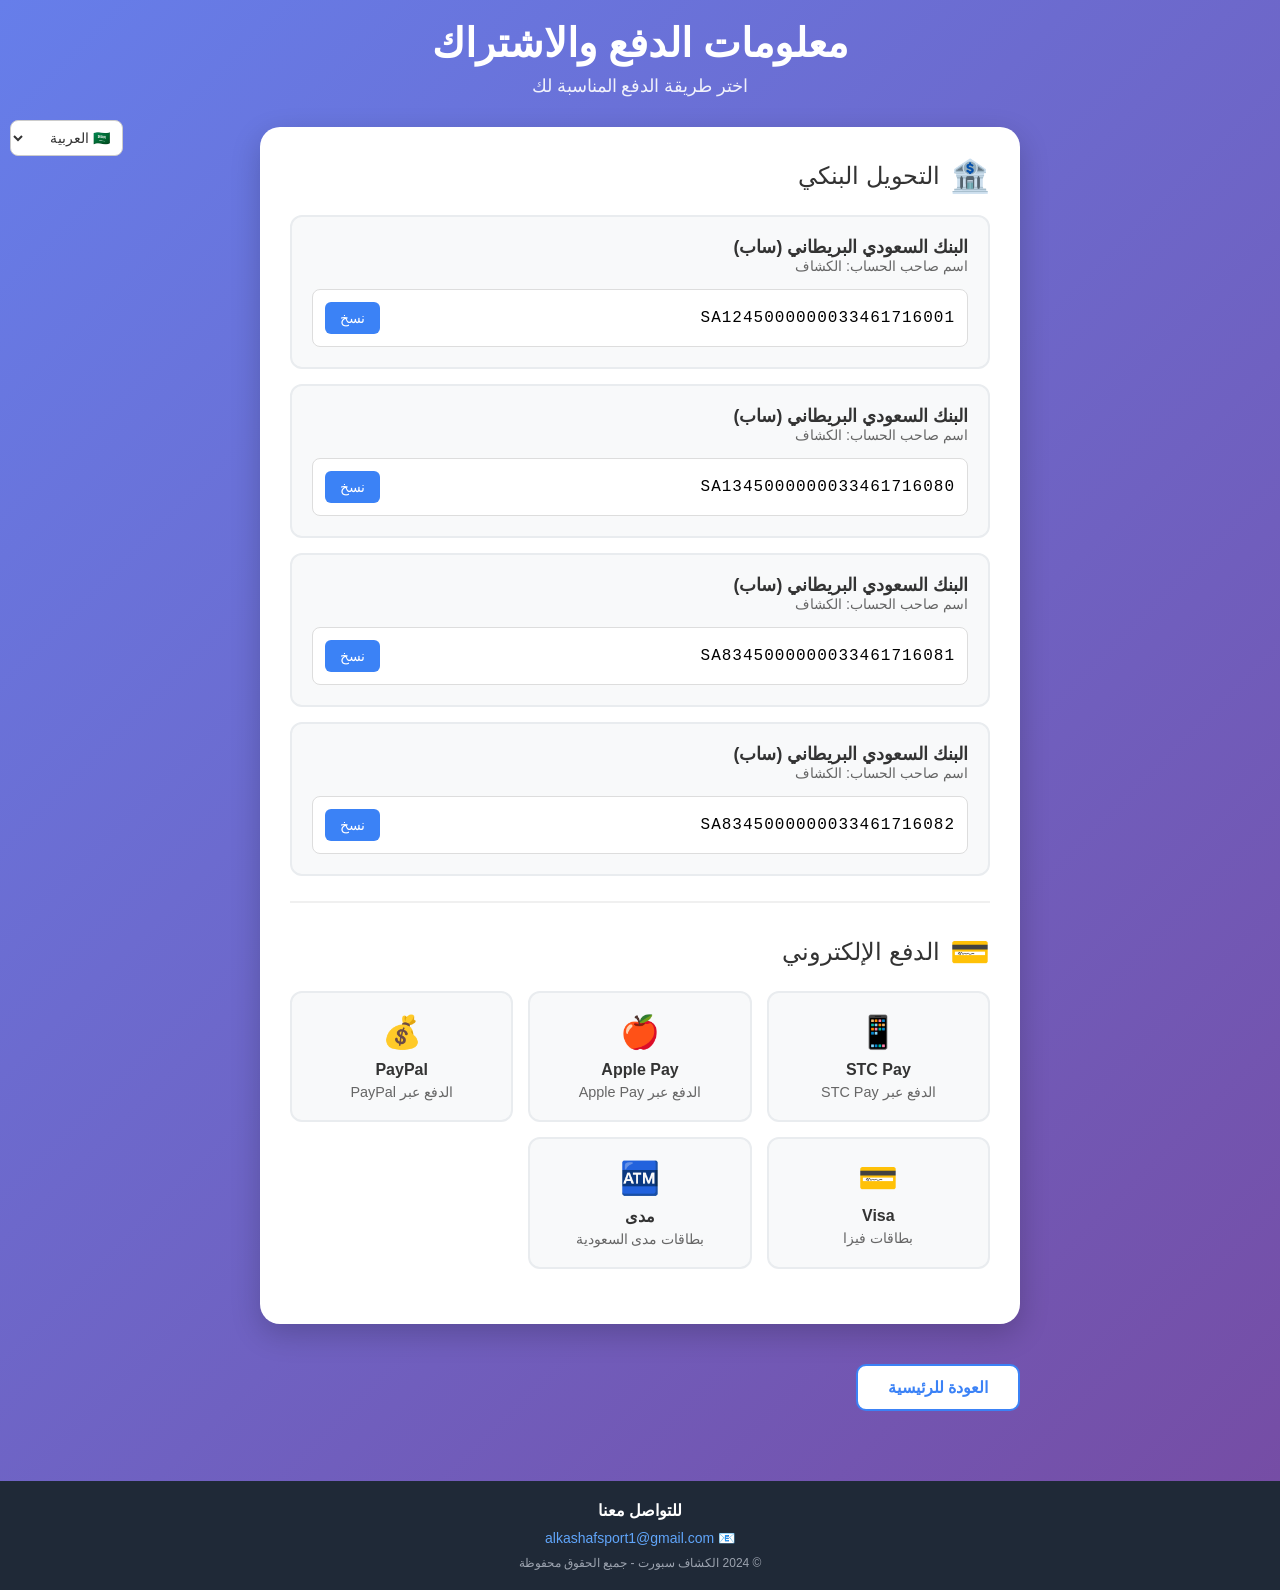
<file: payment-info.html>
<!DOCTYPE html>
<html lang="ar" dir="rtl">
<head>
    <meta charset="UTF-8">
    <meta name="viewport" content="width=device-width, initial-scale=1.0">
    <title>معلومات الدفع - الكشاف سبورت</title>
    <style>
        * {
            margin: 0;
            padding: 0;
            box-sizing: border-box;
        }
        
        body {
            font-family: 'Segoe UI', Tahoma, Geneva, Verdana, sans-serif;
            background: linear-gradient(135deg, #667eea 0%, #764ba2 100%);
            min-height: 100vh;
            direction: rtl;
        }
        
        .container {
            max-width: 800px;
            margin: 0 auto;
            padding: 20px;
        }
        
        .header {
            text-align: center;
            color: white;
            margin-bottom: 30px;
        }
        
        .header h1 {
            font-size: 2.5rem;
            margin-bottom: 10px;
        }
        
        .header p {
            font-size: 1.1rem;
            opacity: 0.9;
        }
        
        .payment-methods {
            background: white;
            border-radius: 20px;
            padding: 30px;
            box-shadow: 0 10px 30px rgba(0,0,0,0.2);
            margin-bottom: 20px;
        }
        
        .method-section {
            margin-bottom: 30px;
            padding-bottom: 25px;
            border-bottom: 2px solid #f0f0f0;
        }
        
        .method-section:last-child {
            border-bottom: none;
            margin-bottom: 0;
        }
        
        .method-title {
            font-size: 1.5rem;
            color: #333;
            margin-bottom: 20px;
            display: flex;
            align-items: center;
            gap: 10px;
        }
        
        .method-icon {
            font-size: 2rem;
        }
        
        .iban-list {
            display: grid;
            gap: 15px;
        }
        
        .iban-card {
            background: #f8f9fa;
            border: 2px solid #e9ecef;
            border-radius: 12px;
            padding: 20px;
            transition: all 0.3s ease;
        }
        
        .iban-card:hover {
            border-color: #3b82f6;
            box-shadow: 0 5px 15px rgba(59, 130, 246, 0.1);
        }
        
        .bank-info {
            display: flex;
            justify-content: space-between;
            align-items: center;
            margin-bottom: 15px;
        }
        
        .bank-name {
            font-weight: bold;
            color: #333;
            font-size: 1.1rem;
        }
        
        .account-holder {
            color: #666;
            font-size: 0.9rem;
        }
        
        .iban-number {
            background: white;
            border: 1px solid #ddd;
            border-radius: 8px;
            padding: 12px;
            font-family: 'Courier New', monospace;
            font-size: 1rem;
            letter-spacing: 1px;
            display: flex;
            justify-content: space-between;
            align-items: center;
        }
        
        .copy-btn {
            background: #3b82f6;
            color: white;
            border: none;
            padding: 8px 15px;
            border-radius: 6px;
            cursor: pointer;
            font-size: 0.9rem;
            transition: background-color 0.3s;
        }
        
        .copy-btn:hover {
            background: #2563eb;
        }
        
        .copy-btn:active {
            background: #1d4ed8;
        }
        
        .digital-payments {
            display: grid;
            grid-template-columns: repeat(auto-fit, minmax(200px, 1fr));
            gap: 15px;
            margin-top: 20px;
        }
        
        .payment-option {
            background: #f8f9fa;
            border: 2px solid #e9ecef;
            border-radius: 12px;
            padding: 20px;
            text-align: center;
            transition: all 0.3s ease;
            cursor: pointer;
        }
        
        .payment-option:hover {
            border-color: #3b82f6;
            transform: translateY(-2px);
        }
        
        .payment-option img {
            width: 60px;
            height: 40px;
            object-fit: contain;
            margin-bottom: 10px;
        }
        
        .payment-option h4 {
            color: #333;
            margin-bottom: 5px;
        }
        
        .payment-option p {
            color: #666;
            font-size: 0.9rem;
        }
        
        .back-btn {
            background: white;
            color: #3b82f6;
            border: 2px solid #3b82f6;
            padding: 12px 30px;
            border-radius: 10px;
            text-decoration: none;
            display: inline-block;
            font-weight: bold;
            transition: all 0.3s ease;
            margin-top: 20px;
        }
        
        .back-btn:hover {
            background: #3b82f6;
            color: white;
        }
        
        .success-message {
            background: #d4edda;
            color: #155724;
            border: 1px solid #c3e6cb;
            border-radius: 8px;
            padding: 10px;
            margin-top: 10px;
            display: none;
        }
        
        @media (max-width: 768px) {
            .container {
                padding: 15px;
            }
            
            .header h1 {
                font-size: 2rem;
            }
            
            .payment-methods {
                padding: 20px;
            }
            
            .bank-info {
                flex-direction: column;
                align-items: flex-start;
                gap: 5px;
            }
            
            .iban-number {
                font-size: 0.9rem;
                flex-direction: column;
                gap: 10px;
            }
        }
    </style>
    <script src="translations.js"></script>
</head>
<body>
    <div class="container">
        <div class="header">
            <h1 data-translate="payment_info_title">معلومات الدفع والاشتراك</h1>
            <p data-translate="payment_info_subtitle">اختر طريقة الدفع المناسبة لك</p>
        </div>
        
        <div class="payment-methods">
            <!-- التحويل البنكي -->
            <div class="method-section">
                <div class="method-title">
                    <span class="method-icon">🏦</span>
                    <span data-translate="bank_transfer">التحويل البنكي</span>
                </div>
                
                <div class="iban-list">
                    <!-- الحساب الأول - ساب -->
                    <div class="iban-card">
                        <div class="bank-info">
                            <div>
                                <div class="bank-name">البنك السعودي البريطاني (ساب)</div>
                                <div class="account-holder">اسم صاحب الحساب: الكشاف</div>
                            </div>
                        </div>
                        <div class="iban-number">
                            <span>SA1245000000033461716001</span>
                            <button class="copy-btn" onclick="copyIban('SA1245000000033461716001', this)">نسخ</button>
                        </div>
                        <div class="success-message" id="success-1">تم نسخ رقم الايبان بنجاح!</div>
                    </div>
                    
                    <!-- الحساب الثاني -->
                    <div class="iban-card">
                        <div class="bank-info">
                            <div>
                                <div class="bank-name">البنك السعودي البريطاني (ساب)</div>
                                <div class="account-holder">اسم صاحب الحساب: الكشاف</div>
                            </div>
                        </div>
                        <div class="iban-number">
                            <span>SA1345000000033461716080</span>
                            <button class="copy-btn" onclick="copyIban('SA1345000000033461716080', this)">نسخ</button>
                        </div>
                        <div class="success-message" id="success-2">تم نسخ رقم الايبان بنجاح!</div>
                    </div>
                    
                    <!-- الحساب الثالث -->
                    <div class="iban-card">
                        <div class="bank-info">
                            <div>
                                <div class="bank-name">البنك السعودي البريطاني (ساب)</div>
                                <div class="account-holder">اسم صاحب الحساب: الكشاف</div>
                            </div>
                        </div>
                        <div class="iban-number">
                            <span>SA8345000000033461716081</span>
                            <button class="copy-btn" onclick="copyIban('SA8345000000033461716081', this)">نسخ</button>
                        </div>
                        <div class="success-message" id="success-3">تم نسخ رقم الايبان بنجاح!</div>
                    </div>
                    
                    <!-- الحساب الرابع -->
                    <div class="iban-card">
                        <div class="bank-info">
                            <div>
                                <div class="bank-name">البنك السعودي البريطاني (ساب)</div>
                                <div class="account-holder">اسم صاحب الحساب: الكشاف</div>
                            </div>
                        </div>
                        <div class="iban-number">
                            <span>SA8345000000033461716082</span>
                            <button class="copy-btn" onclick="copyIban('SA8345000000033461716082', this)">نسخ</button>
                        </div>
                        <div class="success-message" id="success-4">تم نسخ رقم الايبان بنجاح!</div>
                    </div>
                </div>
            </div>
            
            <!-- الدفع الإلكتروني -->
            <div class="method-section">
                <div class="method-title">
                    <span class="method-icon">💳</span>
                    <span data-translate="digital_payment">الدفع الإلكتروني</span>
                </div>
                
                <div class="digital-payments">
                    <div class="payment-option" onclick="selectPaymentMethod('stc_pay')">
                        <div style="font-size: 2rem; margin-bottom: 10px;">📱</div>
                        <h4>STC Pay</h4>
                        <p>الدفع عبر STC Pay</p>
                    </div>
                    
                    <div class="payment-option" onclick="selectPaymentMethod('apple_pay')">
                        <div style="font-size: 2rem; margin-bottom: 10px;">🍎</div>
                        <h4>Apple Pay</h4>
                        <p>الدفع عبر Apple Pay</p>
                    </div>
                    
                    <div class="payment-option" onclick="selectPaymentMethod('paypal')">
                        <div style="font-size: 2rem; margin-bottom: 10px;">💰</div>
                        <h4>PayPal</h4>
                        <p>الدفع عبر PayPal</p>
                    </div>
                    
                    <div class="payment-option" onclick="selectPaymentMethod('visa')">
                        <div style="font-size: 2rem; margin-bottom: 10px;">💳</div>
                        <h4>Visa</h4>
                        <p>بطاقات فيزا</p>
                    </div>
                    
                    <div class="payment-option" onclick="selectPaymentMethod('mada')">
                        <div style="font-size: 2rem; margin-bottom: 10px;">🏧</div>
                        <h4>مدى</h4>
                        <p>بطاقات مدى السعودية</p>
                    </div>
                </div>
            </div>
        </div>
        
        <a href="index.html" class="back-btn" data-translate="back_to_home">العودة للرئيسية</a>
    </div>
    
    <!-- Footer للتواصل -->
    <footer style="background: #1f2937; color: white; text-align: center; padding: 20px 0; margin-top: 50px;">
        <div style="max-width: 1200px; margin: 0 auto; padding: 0 20px;">
            <p style="margin: 0 0 10px 0; font-size: 16px; font-weight: 600;" data-translate="contact_us">للتواصل معنا</p>
            <p style="margin: 0; font-size: 14px;">
                <a href="mailto:alkashafsport1@gmail.com" style="color: #60a5fa; text-decoration: none;">
                    📧 alkashafsport1@gmail.com
                </a>
            </p>
            <p style="margin: 10px 0 0 0; font-size: 12px; color: #9ca3af;" data-translate="footer_text">
                © 2024 الكشاف سبورت - جميع الحقوق محفوظة
            </p>
        </div>
    </footer>
    
    <script>
        // وظيفة نسخ رقم الايبان
        function copyIban(iban, button) {
            navigator.clipboard.writeText(iban).then(function() {
                // تغيير نص الزر مؤقتاً
                const originalText = button.textContent;
                button.textContent = 'تم النسخ!';
                button.style.background = '#10b981';
                
                // إظهار رسالة النجاح
                const successMsg = button.parentElement.nextElementSibling;
                successMsg.style.display = 'block';
                
                // إعادة الزر لحالته الأصلية بعد 2 ثانية
                setTimeout(() => {
                    button.textContent = originalText;
                    button.style.background = '#3b82f6';
                    successMsg.style.display = 'none';
                }, 2000);
            }).catch(function(err) {
                console.error('فشل في نسخ النص: ', err);
                alert('فشل في نسخ رقم الايبان');
            });
        }
        
        // وظيفة اختيار طريقة الدفع الإلكتروني
        function selectPaymentMethod(method) {
            alert('سيتم تفعيل ' + method + ' قريباً!');
        }
        
        // تطبيق الترجمة عند تحميل الصفحة
        document.addEventListener('DOMContentLoaded', function() {
            const savedLang = localStorage.getItem('selectedLanguage') || 'ar';
            if (typeof translatePage === 'function') {
                translatePage(savedLang);
            }
        });
    </script>
</body>
</html>
</file>
